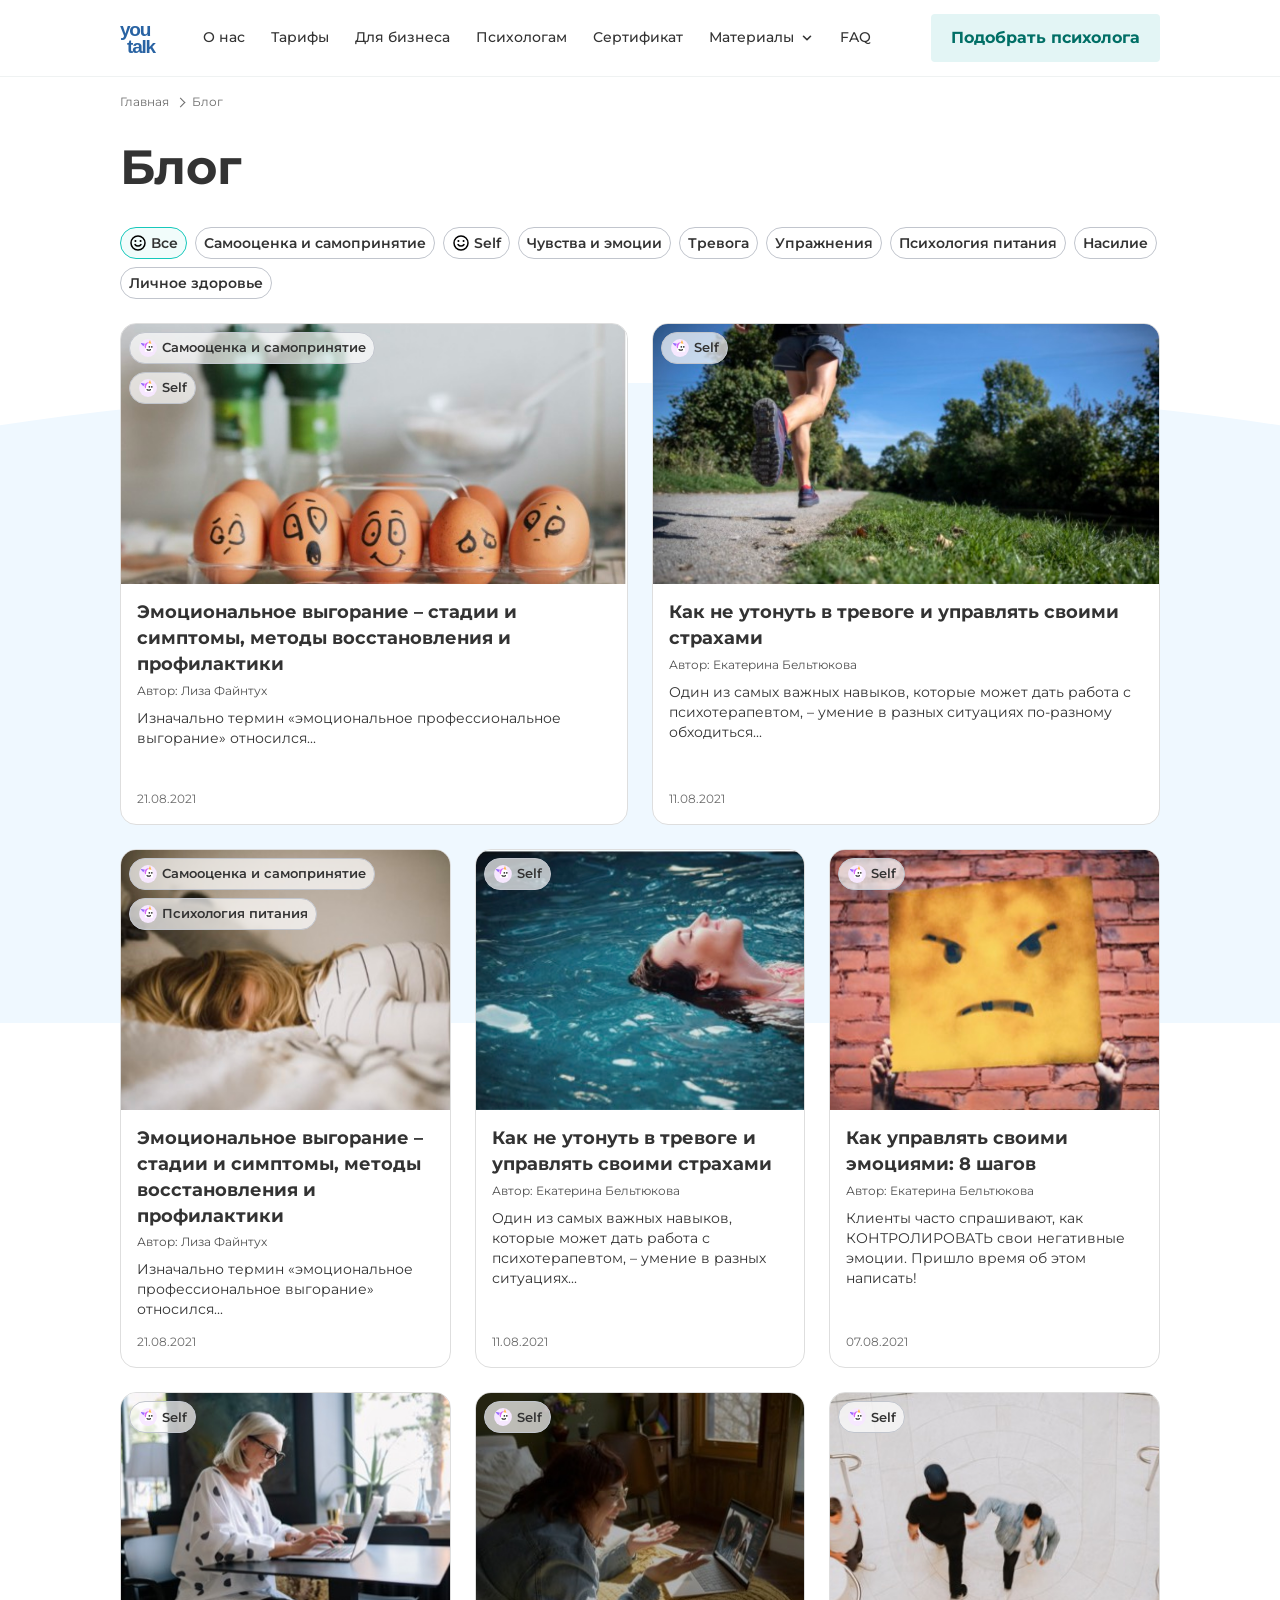
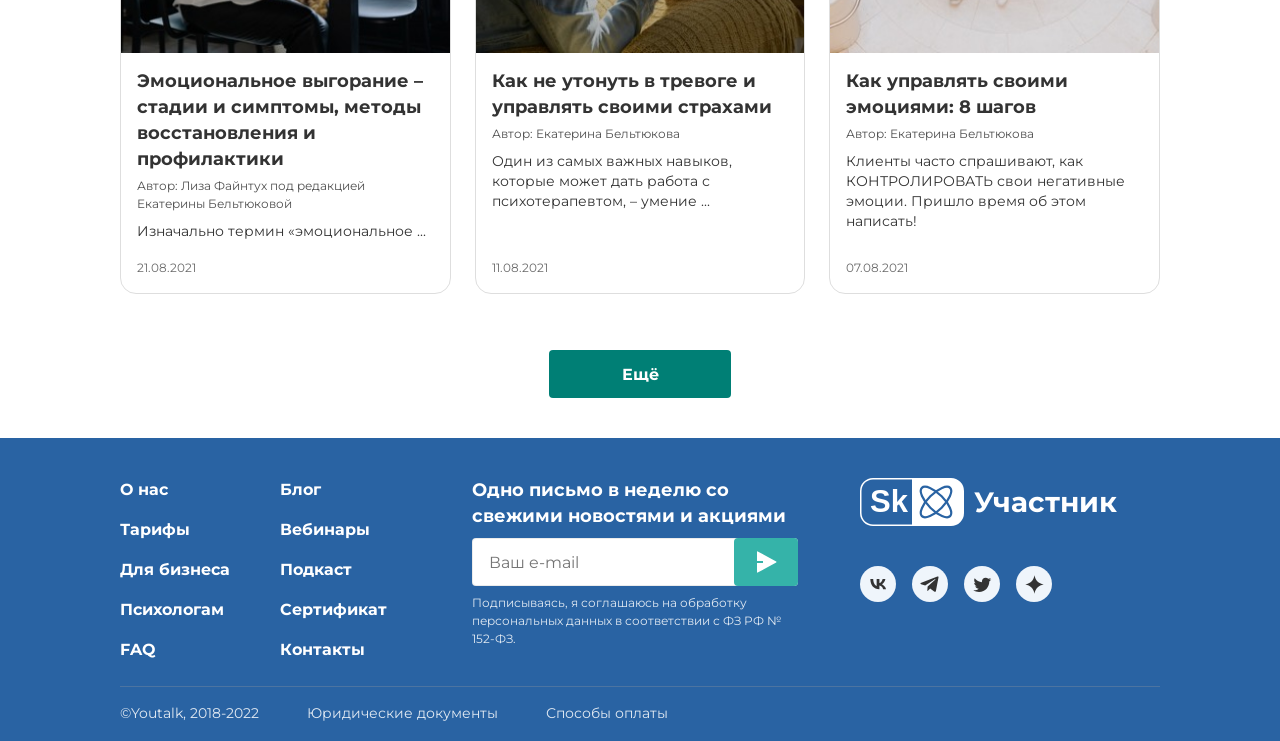
<file: index.html>
<!DOCTYPE html>
<html lang="ru">
  <head>
    <meta charset="UTF-8">
    <meta name="viewport" content="width=device-width, initial-scale=1.0">
    <meta name="description" content="Блог YouTalk о психотерапии, самопомощи, отношениях и личных границах.">
    <title>YouTalk Blog</title>
    <link rel="stylesheet" href="css/style.css">
  </head>
  <body>
    <header class="header">
      <div class="header__inner container">
        <a class="header__logo" href="index.html" aria-label="YouTalk, главная страница">
          <img class="header__logo-image" src="assets/icons/logo.svg" alt="YouTalk">
        </a>

        <nav class="nav header__nav" aria-label="Основная навигация">
          <ul class="nav__list">
            <li class="nav__item"><a class="nav__link" href="#">О нас</a></li>
            <li class="nav__item"><a class="nav__link" href="#">Тарифы</a></li>
            <li class="nav__item"><a class="nav__link" href="#">Для бизнеса</a></li>
            <li class="nav__item"><a class="nav__link" href="#">Психологам</a></li>
            <li class="nav__item"><a class="nav__link" href="#">Сертификат</a></li>
            <li class="nav__item nav__item--has-menu">
              <a class="nav__link nav__link--with-icon" href="#">
                Материалы
                <img class="nav__icon" src="assets/icons/chevron-down.svg" alt="" aria-hidden="true">
              </a>
            </li>
            <li class="nav__item"><a class="nav__link" href="#">FAQ</a></li>
          </ul>
        </nav>

        <button class="button button--light header__cta" type="button">Подобрать психолога</button>
        <button class="header__burger" type="button" aria-label="Открыть меню" aria-controls="mobile-menu" aria-expanded="false">
          <img class="header__burger-icon header__burger-icon--open" src="assets/icons/menu.svg" alt="" aria-hidden="true">
          <img class="header__burger-icon header__burger-icon--close" src="assets/icons/close.svg" alt="" aria-hidden="true">
        </button>
      </div>

      <nav class="mobile-menu" id="mobile-menu" aria-label="Мобильная навигация" hidden inert>
        <a class="mobile-menu__link" href="#">О нас</a>
        <a class="mobile-menu__link" href="#">Тарифы</a>
        <a class="mobile-menu__link" href="#">Для бизнеса</a>
        <a class="mobile-menu__link" href="#">Психологам</a>
        <a class="mobile-menu__link" href="#">Сертификат</a>
        <a class="mobile-menu__link" href="#">Материалы</a>
        <a class="mobile-menu__link" href="#">FAQ</a>
        <button class="button button--light mobile-menu__button" type="button">Подобрать психолога</button>
      </nav>
    </header>

    <main class="main">
      <section class="blog container" aria-labelledby="blog-title">
        <nav class="breadcrumbs" aria-label="Хлебные крошки">
          <ol class="breadcrumbs__list">
            <li class="breadcrumbs__item"><a class="breadcrumbs__link" href="#">Главная</a></li>
            <li class="breadcrumbs__item"><span class="breadcrumbs__current" aria-current="page">Блог</span></li>
          </ol>
        </nav>

        <h1 class="blog__title title title--page" id="blog-title">Блог</h1>

        <section class="filters blog__filters" aria-labelledby="filters-title">
          <h2 class="visually-hidden" id="filters-title">Темы статей</h2>
          <ul class="chips blog__chips">
            <li class="chips__item"><button class="chip chip--active" type="button" aria-pressed="true"><img src="assets/icons/smile.svg" alt="" aria-hidden="true">Все</button></li>
            <li class="chips__item"><button class="chip" type="button" aria-pressed="false">Самооценка и самопринятие</button></li>
            <li class="chips__item"><button class="chip" type="button" aria-pressed="false"><img src="assets/icons/smile.svg" alt="" aria-hidden="true">Self</button></li>
            <li class="chips__item"><button class="chip" type="button" aria-pressed="false">Чувства и эмоции</button></li>
            <li class="chips__item"><button class="chip" type="button" aria-pressed="false">Тревога</button></li>
            <li class="chips__item"><button class="chip" type="button" aria-pressed="false">Упражнения</button></li>
            <li class="chips__item"><button class="chip" type="button" aria-pressed="false">Психология питания</button></li>
            <li class="chips__item"><button class="chip" type="button" aria-pressed="false">Насилие</button></li>
            <li class="chips__item"><button class="chip" type="button" aria-pressed="false">Личное здоровье</button></li>
          </ul>
        </section>

        <section class="posts" aria-label="Статьи блога">
          <article class="post-card post-card--wide">
            <a class="post-card__link" href="article.html" aria-label="Перейти к статье Эмоциональное выгорание">
              <div class="post-card__media">
                <img class="post-card__image" src="assets/images/emotions-602.jpg" srcset="assets/images/emotions-384.jpg 384w, assets/images/emotions-602.jpg 602w" sizes="(max-width: 767px) calc(100vw - 40px), (max-width: 1023px) calc((100vw - 64px) / 2), 588px" alt="Яйца с нарисованными эмоциями">
                <span class="post-card__tag">Самооценка и самопринятие</span>
                <span class="post-card__tag post-card__tag--second">Self</span>
              </div>
              <div class="post-card__body">
                <h2 class="post-card__title">Эмоциональное выгорание – стадии и симптомы, методы восстановления и профилактики</h2>
                <p class="post-card__author">Автор: Лиза Файнтух</p>
                <p class="post-card__excerpt">Изначально термин «эмоциональное профессиональное выгорание» относился...</p>
                <time class="post-card__date" datetime="2021-08-21">21.08.2021</time>
              </div>
            </a>
          </article>

          <article class="post-card post-card--wide">
            <a class="post-card__link" href="article.html">
              <div class="post-card__media">
                <img class="post-card__image" src="assets/images/running-598.jpg" srcset="assets/images/running-384.jpg 384w, assets/images/running-598.jpg 598w" sizes="(max-width: 767px) calc(100vw - 40px), (max-width: 1023px) calc((100vw - 64px) / 2), 588px" alt="Бегун на дорожке в парке">
                <span class="post-card__tag">Self</span>
              </div>
              <div class="post-card__body">
                <h2 class="post-card__title">Как не утонуть в тревоге и управлять своими страхами</h2>
                <p class="post-card__author">Автор: Екатерина Бельтюкова</p>
                <p class="post-card__excerpt">Один из самых важных навыков, которые может дать работа с психотерапевтом, – умение в разных ситуациях по-разному обходиться...</p>
                <time class="post-card__date" datetime="2021-08-11">11.08.2021</time>
              </div>
            </a>
          </article>

          <article class="post-card">
            <a class="post-card__link" href="article.html">
              <div class="post-card__media">
                <img class="post-card__image" src="assets/images/burnout-600.jpg" srcset="assets/images/burnout-384.jpg 384w, assets/images/burnout-600.jpg 600w" sizes="(max-width: 767px) calc(100vw - 40px), (max-width: 1023px) calc((100vw - 64px) / 2), 384px" alt="Девушка лежит на кровати">
                <span class="post-card__tag">Самооценка и самопринятие</span>
                <span class="post-card__tag post-card__tag--second">Психология питания</span>
              </div>
              <div class="post-card__body">
                <h2 class="post-card__title">Эмоциональное выгорание – стадии и симптомы, методы восстановления и профилактики</h2>
                <p class="post-card__author">Автор: Лиза Файнтух</p>
                <p class="post-card__excerpt">Изначально термин «эмоциональное профессиональное выгорание» относился...</p>
                <time class="post-card__date" datetime="2021-08-21">21.08.2021</time>
              </div>
            </a>
          </article>

          <article class="post-card">
            <a class="post-card__link" href="article.html">
              <div class="post-card__media">
                <img class="post-card__image" src="assets/images/swim-card-600.jpg" srcset="assets/images/swim-card-384.jpg 384w, assets/images/swim-card-600.jpg 600w" sizes="(max-width: 767px) calc(100vw - 40px), (max-width: 1023px) calc((100vw - 64px) / 2), 384px" alt="Девушка расслабленно плавает в бассейне">
                <span class="post-card__tag">Self</span>
              </div>
              <div class="post-card__body">
                <h2 class="post-card__title">Как не утонуть в тревоге и управлять своими страхами</h2>
                <p class="post-card__author">Автор: Екатерина Бельтюкова</p>
                <p class="post-card__excerpt">Один из самых важных навыков, которые может дать работа с психотерапевтом, – умение в разных ситуациях...</p>
                <time class="post-card__date" datetime="2021-08-11">11.08.2021</time>
              </div>
            </a>
          </article>

          <article class="post-card">
            <a class="post-card__link" href="article.html">
              <div class="post-card__media">
                <img class="post-card__image" src="assets/images/anger-600.jpg" srcset="assets/images/anger-384.jpg 384w, assets/images/anger-600.jpg 600w" sizes="(max-width: 767px) calc(100vw - 40px), (max-width: 1023px) calc((100vw - 64px) / 2), 384px" alt="Человек держит жёлтый лист с сердитым лицом">
                <span class="post-card__tag">Self</span>
              </div>
              <div class="post-card__body">
                <h2 class="post-card__title">Как управлять своими эмоциями: 8 шагов</h2>
                <p class="post-card__author">Автор: Екатерина Бельтюкова</p>
                <p class="post-card__excerpt">Клиенты часто спрашивают, как КОНТРОЛИРОВАТЬ свои негативные эмоции. Пришло время об этом написать!</p>
                <time class="post-card__date" datetime="2021-08-07">07.08.2021</time>
              </div>
            </a>
          </article>

          <article class="post-card">
            <a class="post-card__link" href="article.html">
              <div class="post-card__media">
                <img class="post-card__image" src="assets/images/laptop-768.jpg" srcset="assets/images/laptop-384.jpg 384w, assets/images/laptop-768.jpg 768w" sizes="(max-width: 767px) calc(100vw - 40px), (max-width: 1023px) calc((100vw - 64px) / 2), 384px" alt="Женщина работает за ноутбуком">
                <span class="post-card__tag">Self</span>
              </div>
              <div class="post-card__body">
                <h2 class="post-card__title">Эмоциональное выгорание – стадии и симптомы, методы восстановления и профилактики</h2>
                <p class="post-card__author">Автор: Лиза Файнтух под редакцией Екатерины Бельтюковой</p>
                <p class="post-card__excerpt">Изначально термин «эмоциональное ...</p>
                <time class="post-card__date" datetime="2021-08-21">21.08.2021</time>
              </div>
            </a>
          </article>

          <article class="post-card">
            <a class="post-card__link" href="article.html">
              <div class="post-card__media">
                <img class="post-card__image" src="assets/images/online-768.jpg" srcset="assets/images/online-384.jpg 384w, assets/images/online-768.jpg 768w" sizes="(max-width: 767px) calc(100vw - 40px), (max-width: 1023px) calc((100vw - 64px) / 2), 384px" alt="Онлайн-консультация с психологом">
                <span class="post-card__tag">Self</span>
              </div>
              <div class="post-card__body">
                <h2 class="post-card__title">Как не утонуть в тревоге и управлять своими страхами</h2>
                <p class="post-card__author">Автор: Екатерина Бельтюкова</p>
                <p class="post-card__excerpt">Один из самых важных навыков, которые может дать работа с психотерапевтом, – умение ...</p>
                <time class="post-card__date" datetime="2021-08-11">11.08.2021</time>
              </div>
            </a>
          </article>

          <article class="post-card">
            <a class="post-card__link" href="article.html">
              <div class="post-card__media">
                <img class="post-card__image" src="assets/images/people-768.jpg" srcset="assets/images/people-384.jpg 384w, assets/images/people-768.jpg 768w" sizes="(max-width: 767px) calc(100vw - 40px), (max-width: 1023px) calc((100vw - 64px) / 2), 384px" alt="Люди идут по светлой лестнице">
                <span class="post-card__tag">Self</span>
              </div>
              <div class="post-card__body">
                <h2 class="post-card__title">Как управлять своими эмоциями: 8 шагов</h2>
                <p class="post-card__author">Автор: Екатерина Бельтюкова</p>
                <p class="post-card__excerpt">Клиенты часто спрашивают, как КОНТРОЛИРОВАТЬ свои негативные эмоции. Пришло время об этом написать!</p>
                <time class="post-card__date" datetime="2021-08-07">07.08.2021</time>
              </div>
            </a>
          </article>
        </section>

        <div class="blog__more">
          <button class="button button--primary" type="button">Ещё</button>
        </div>
      </section>
    </main>

    <footer class="footer">
      <div class="footer__inner container">
        <nav class="footer__nav" aria-label="Навигация в подвале">
          <ul class="footer__nav-list">
            <li><a class="footer__link" href="#">О нас</a></li>
            <li><a class="footer__link" href="#">Тарифы</a></li>
            <li><a class="footer__link" href="#">Для бизнеса</a></li>
            <li><a class="footer__link" href="#">Психологам</a></li>
            <li><a class="footer__link" href="#">FAQ</a></li>
          </ul>
          <ul class="footer__nav-list">
            <li><a class="footer__link" href="index.html">Блог</a></li>
            <li><a class="footer__link" href="#">Вебинары</a></li>
            <li><a class="footer__link" href="#">Подкаст</a></li>
            <li><a class="footer__link" href="#">Сертификат</a></li>
            <li><a class="footer__link" href="#">Контакты</a></li>
          </ul>
        </nav>

        <section class="subscribe footer__subscribe" aria-labelledby="subscribe-title">
          <h2 class="subscribe__title" id="subscribe-title">Одно письмо в неделю со свежими новостями и акциями</h2>
          <form class="subscribe__form">
            <label class="visually-hidden" for="email">Email</label>
            <input class="subscribe__input" id="email" type="email" name="email" placeholder="Ваш e-mail" required>
            <button class="subscribe__button" type="submit" aria-label="Подписаться">
              <img src="assets/icons/send.svg" alt="" aria-hidden="true">
            </button>
          </form>
          <p class="subscribe__note">Подписываясь, я соглашаюсь на обработку персональных данных в соответствии с ФЗ РФ № 152-ФЗ.</p>
        </section>

        <section class="footer__social" aria-label="Социальные сети">
          <p class="footer__partner">
            <img class="footer__partner-logo" src="assets/icons/sk.svg" alt="" aria-hidden="true">
            <span>Участник</span>
          </p>
          <ul class="social">
            <li><a class="social__link" href="#" aria-label="ВКонтакте"><img class="social__icon" src="assets/icons/vk.svg" alt="" aria-hidden="true"></a></li>
            <li><a class="social__link" href="#" aria-label="Telegram"><img class="social__icon" src="assets/icons/telegram.svg" alt="" aria-hidden="true"></a></li>
            <li><a class="social__link" href="#" aria-label="Twitter"><img class="social__icon" src="assets/icons/twitter.svg" alt="" aria-hidden="true"></a></li>
            <li><a class="social__link" href="#" aria-label="Дзен"><img class="social__icon" src="assets/icons/dzen.svg" alt="" aria-hidden="true"></a></li>
          </ul>
        </section>

        <div class="footer__bottom">
          <p class="footer__copy">&copy;Youtalk, 2018-2022</p>
          <a class="footer__document" href="#">Юридические документы</a>
          <a class="footer__document" href="#">Способы оплаты</a>
        </div>
      </div>
    </footer>

    <script src="js/main.js"></script>
  </body>
</html>
</file>
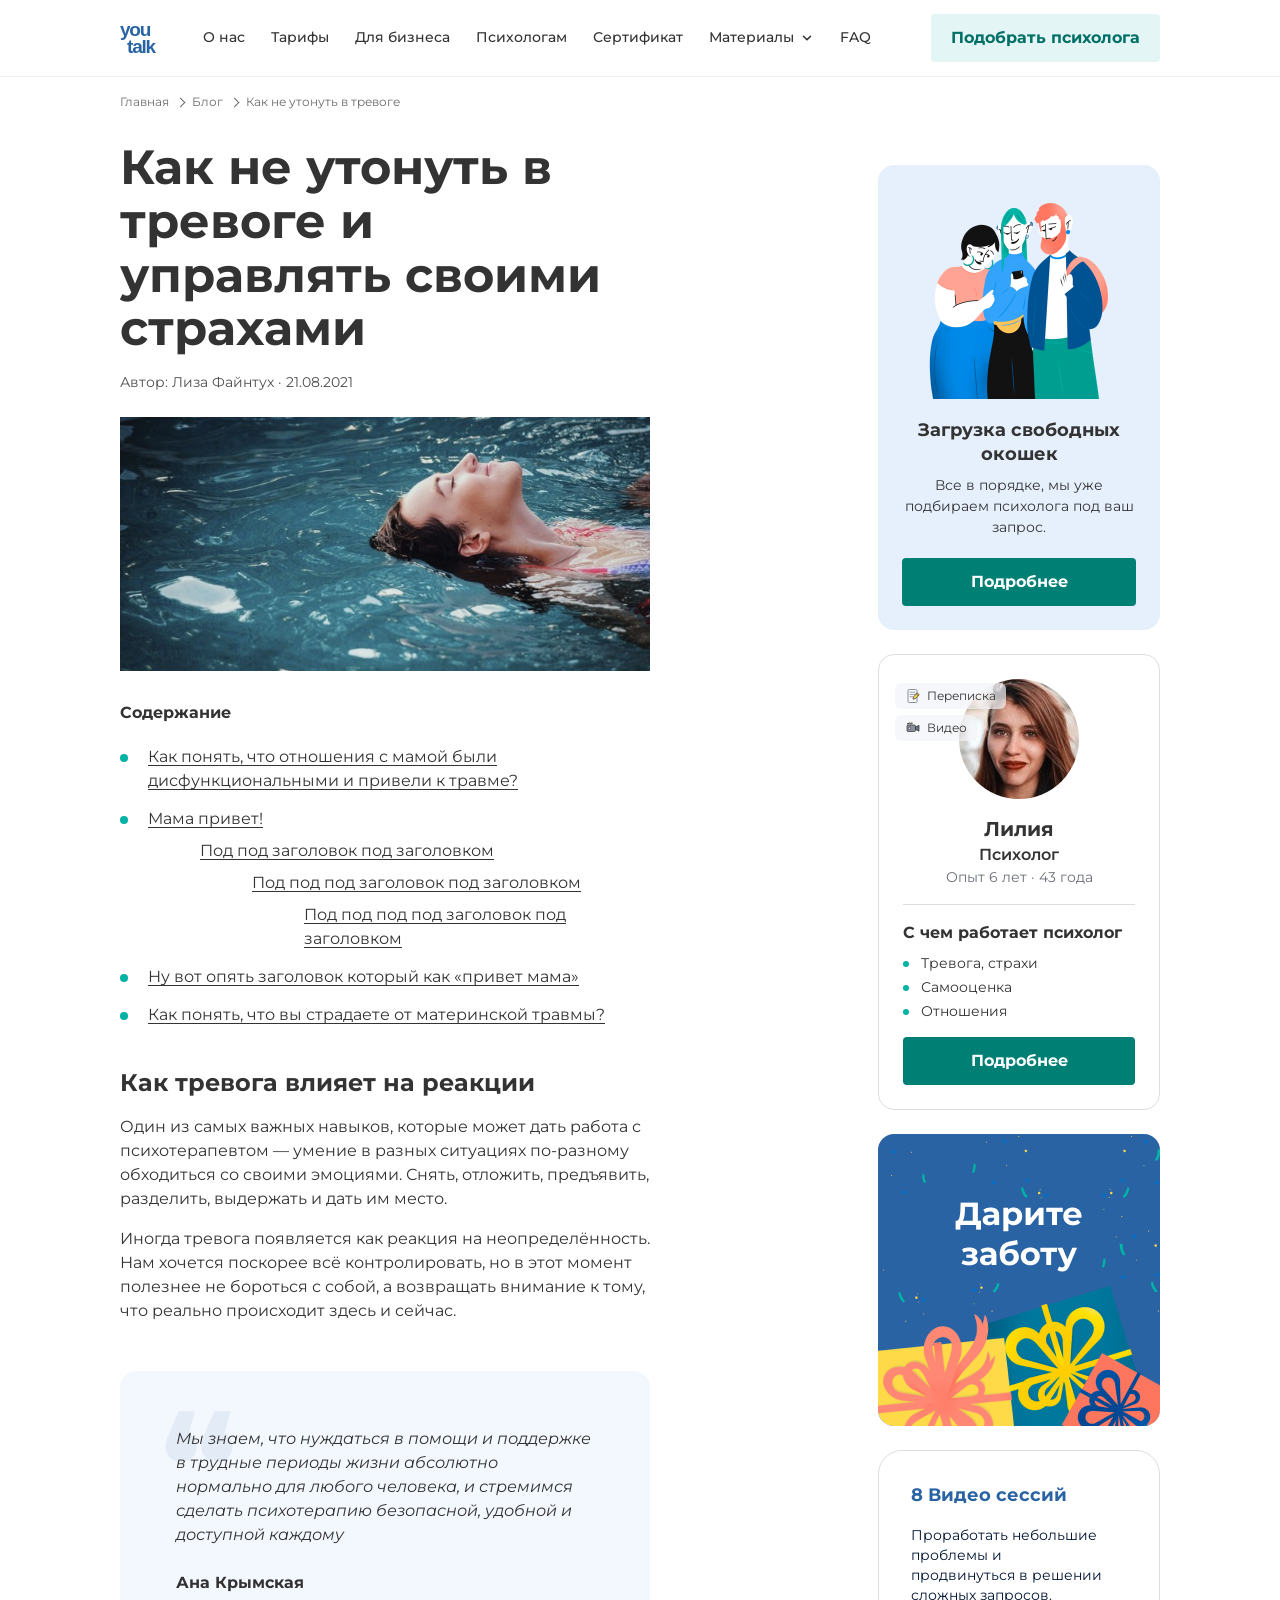
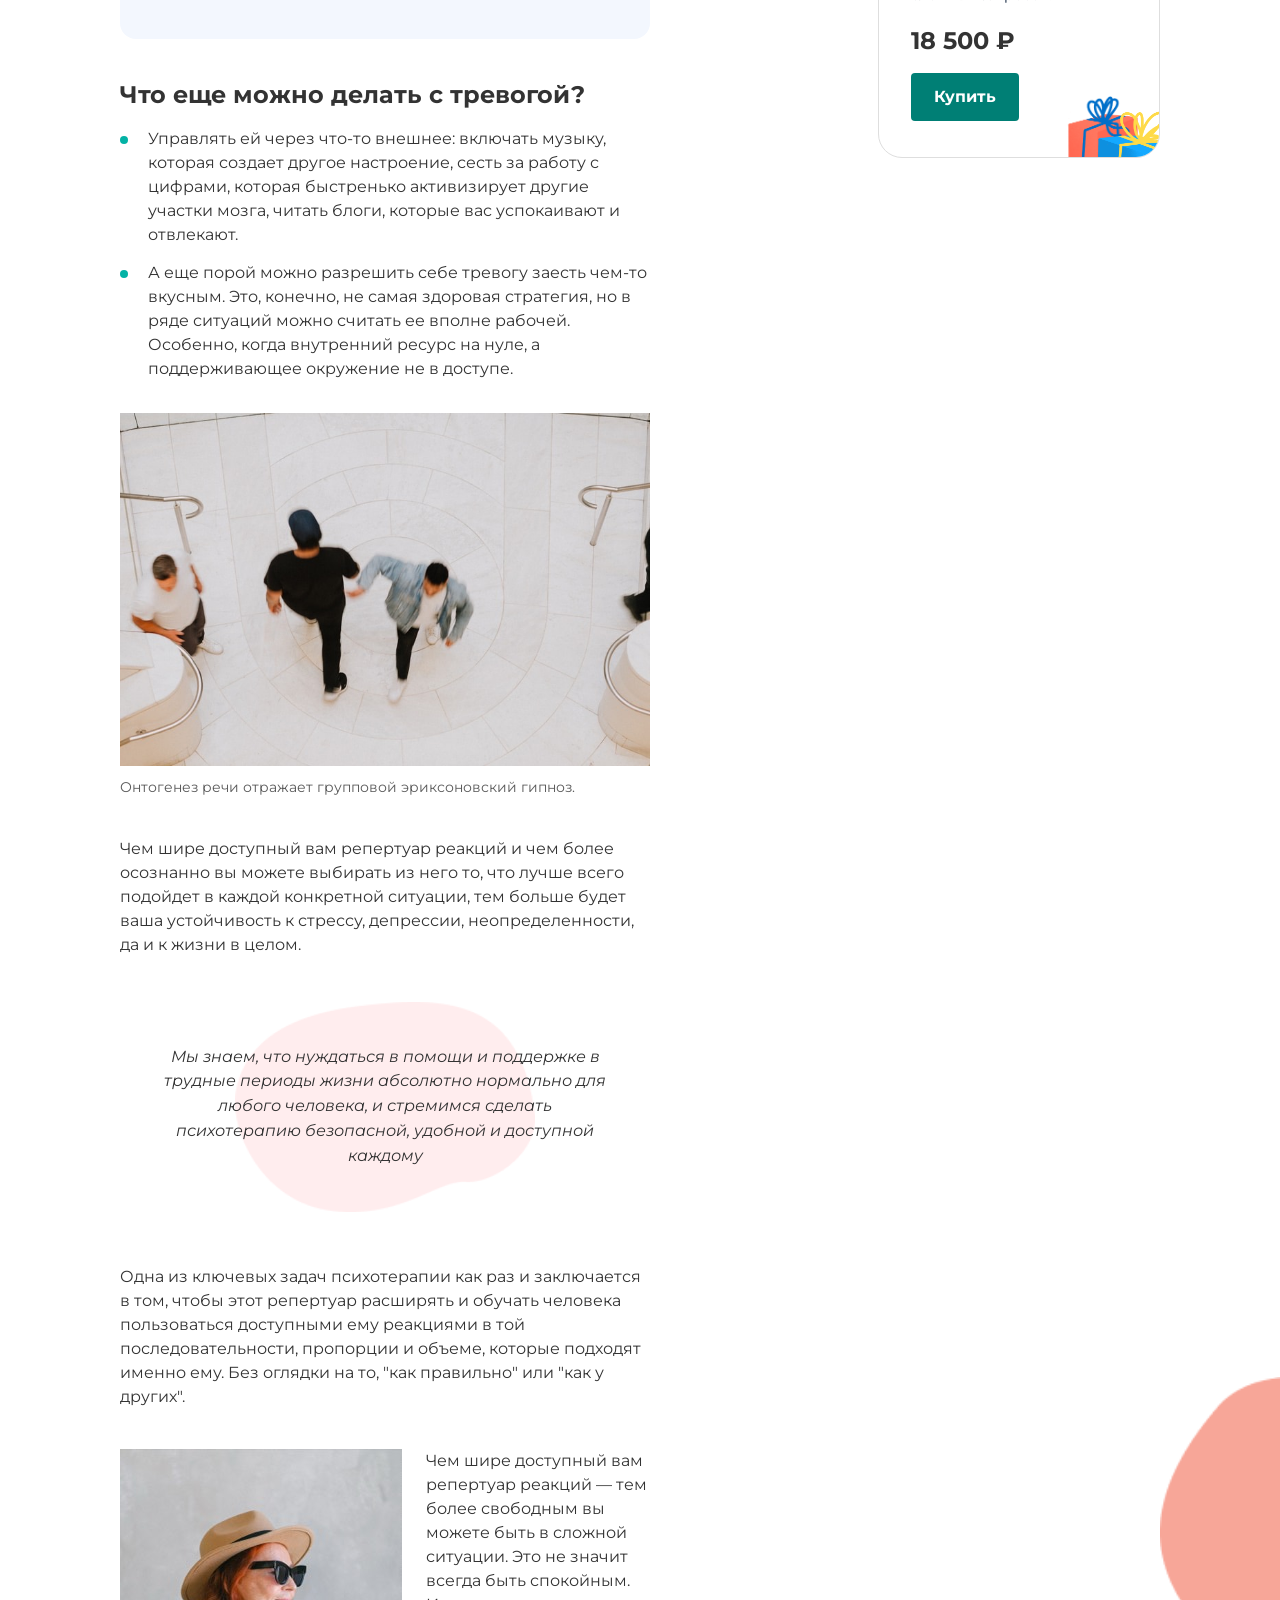
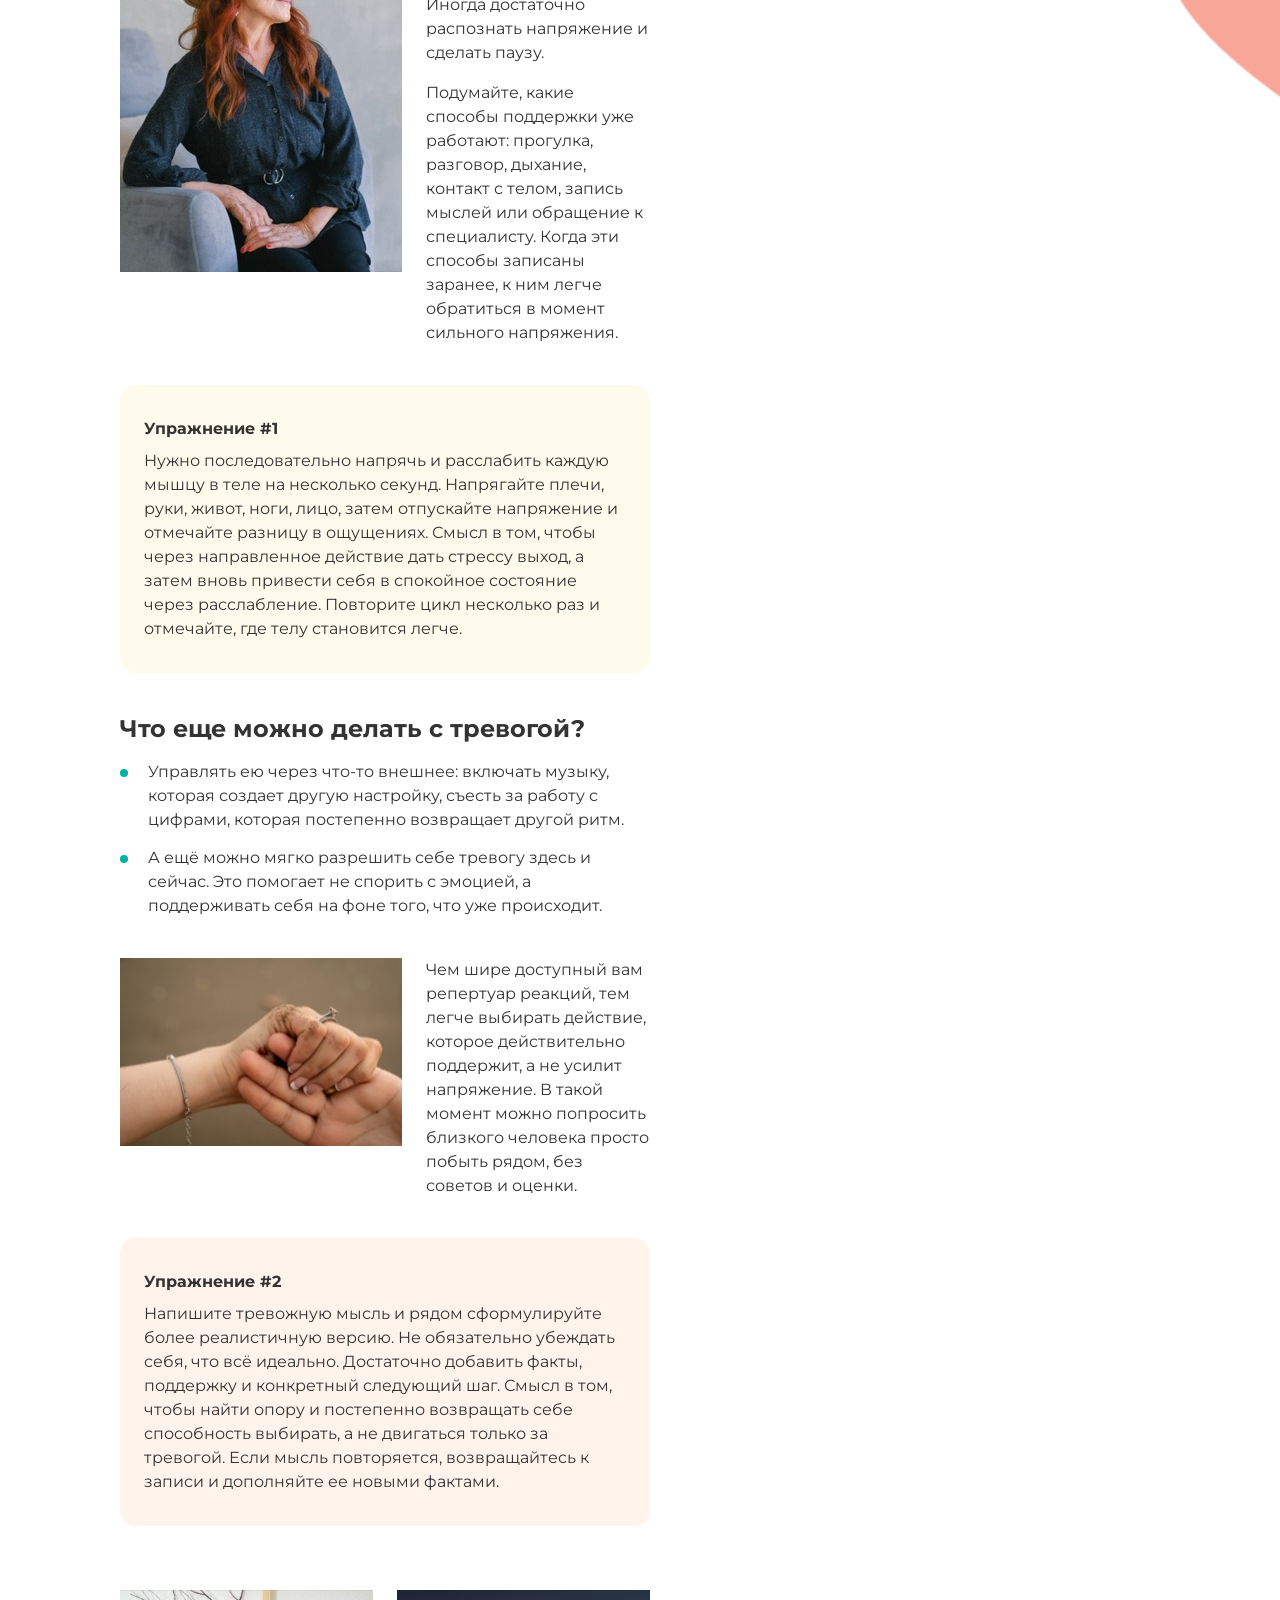
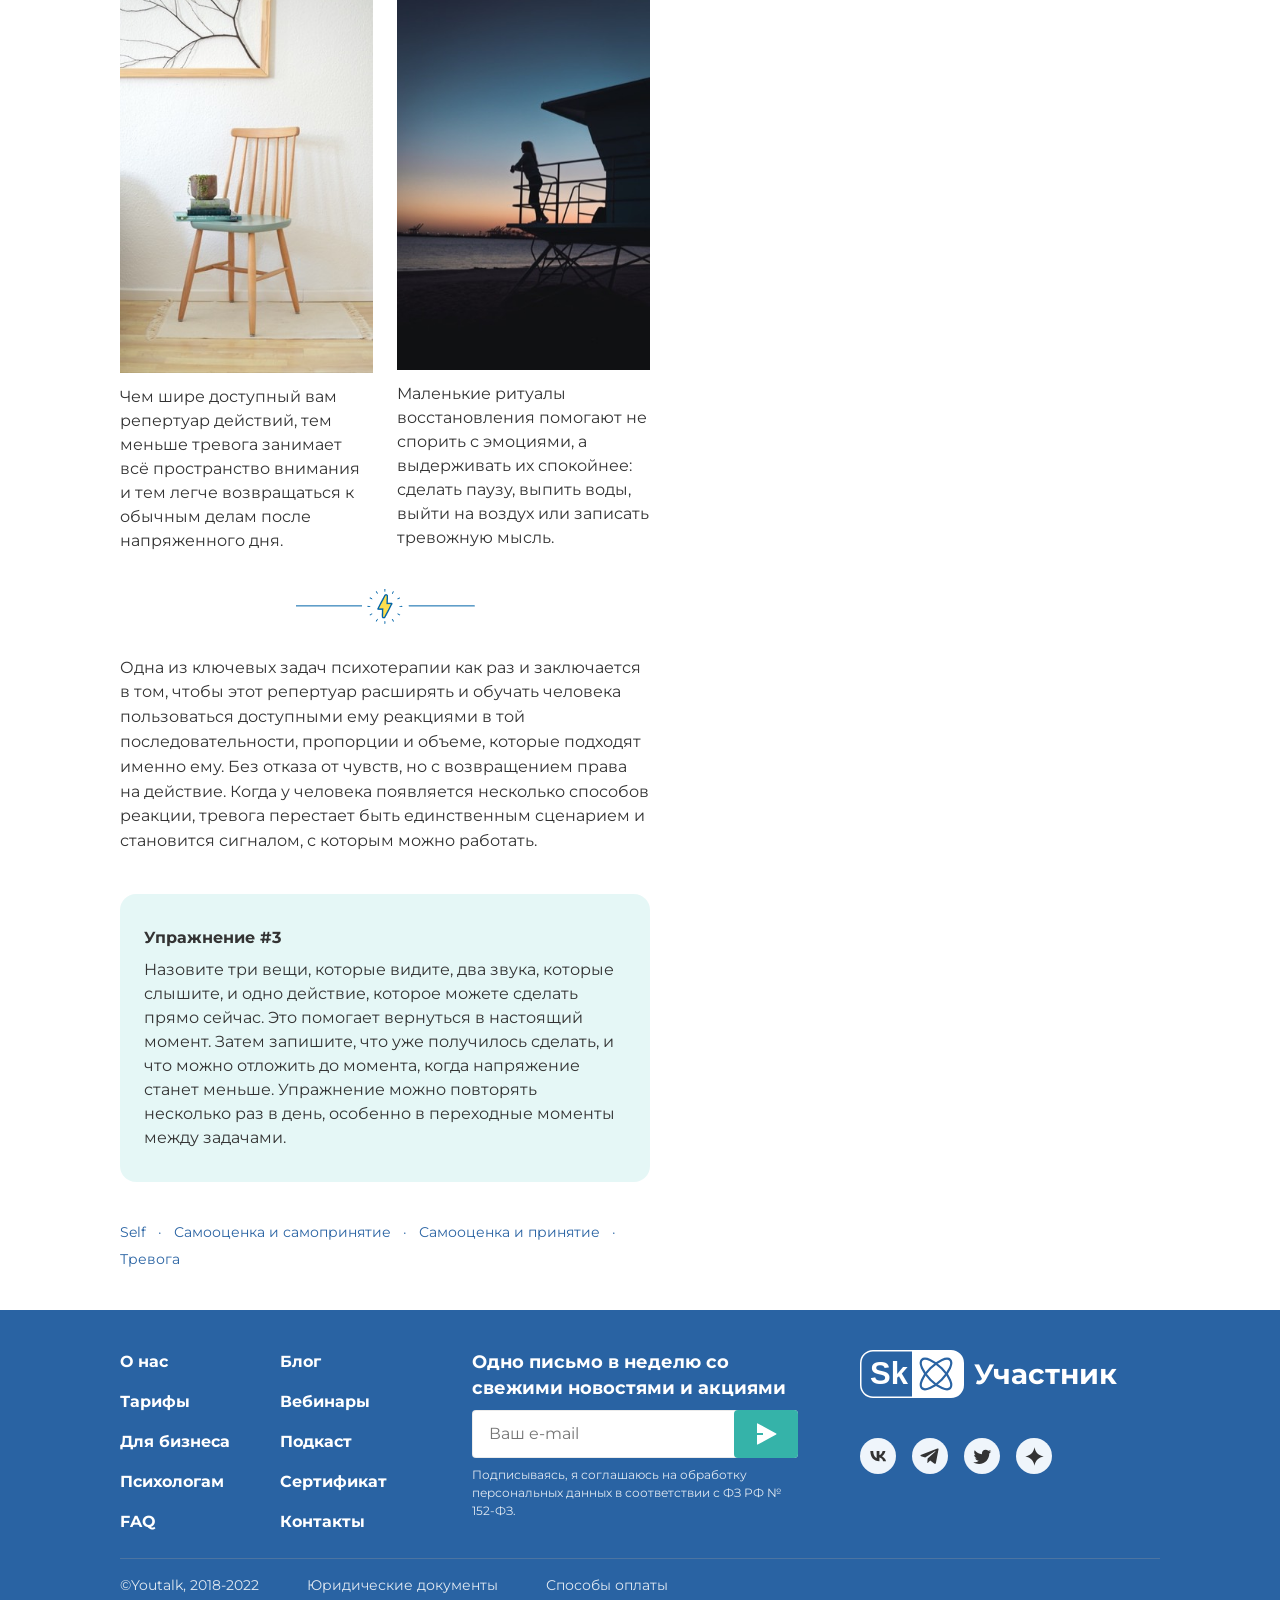
<file: article.html>
<!DOCTYPE html>
<html lang="ru">
  <head>
    <meta charset="UTF-8">
    <meta name="viewport" content="width=device-width, initial-scale=1.0">
    <meta name="description" content="Статья YouTalk о тревоге, эмоциях и упражнениях для самопомощи.">
    <title>Как не утонуть в тревоге — YouTalk</title>
    <link rel="stylesheet" href="css/style.css">
  </head>
  <body>
    <header class="header">
      <div class="header__inner container">
        <a class="header__logo" href="index.html" aria-label="YouTalk, главная страница">
          <img class="header__logo-image" src="assets/icons/logo.svg" alt="YouTalk">
        </a>

        <nav class="nav header__nav" aria-label="Основная навигация">
          <ul class="nav__list">
            <li class="nav__item"><a class="nav__link" href="#">О нас</a></li>
            <li class="nav__item"><a class="nav__link" href="#">Тарифы</a></li>
            <li class="nav__item"><a class="nav__link" href="#">Для бизнеса</a></li>
            <li class="nav__item"><a class="nav__link" href="#">Психологам</a></li>
            <li class="nav__item"><a class="nav__link" href="#">Сертификат</a></li>
            <li class="nav__item nav__item--has-menu">
              <a class="nav__link nav__link--with-icon" href="#">
                Материалы
                <img class="nav__icon" src="assets/icons/chevron-down.svg" alt="" aria-hidden="true">
              </a>
            </li>
            <li class="nav__item"><a class="nav__link" href="#">FAQ</a></li>
          </ul>
        </nav>

        <button class="button button--light header__cta" type="button">Подобрать психолога</button>
        <button class="header__burger" type="button" aria-label="Открыть меню" aria-controls="mobile-menu" aria-expanded="false">
          <img class="header__burger-icon header__burger-icon--open" src="assets/icons/menu.svg" alt="" aria-hidden="true">
          <img class="header__burger-icon header__burger-icon--close" src="assets/icons/close.svg" alt="" aria-hidden="true">
        </button>
      </div>

      <nav class="mobile-menu" id="mobile-menu" aria-label="Мобильная навигация" hidden inert>
        <a class="mobile-menu__link" href="#">О нас</a>
        <a class="mobile-menu__link" href="#">Тарифы</a>
        <a class="mobile-menu__link" href="#">Для бизнеса</a>
        <a class="mobile-menu__link" href="#">Психологам</a>
        <a class="mobile-menu__link" href="#">Сертификат</a>
        <a class="mobile-menu__link" href="#">Материалы</a>
        <a class="mobile-menu__link" href="#">FAQ</a>
        <button class="button button--light mobile-menu__button" type="button">Подобрать психолога</button>
      </nav>
    </header>

    <main class="main">
      <div class="article-layout container">
        <img class="article-layout__decor article-layout__decor--circle" src="assets/images/article-side-circle.png" alt="" aria-hidden="true">
        <article class="article">
          <nav class="breadcrumbs" aria-label="Хлебные крошки">
            <ol class="breadcrumbs__list">
              <li class="breadcrumbs__item"><a class="breadcrumbs__link" href="#">Главная</a></li>
              <li class="breadcrumbs__item"><a class="breadcrumbs__link" href="index.html">Блог</a></li>
              <li class="breadcrumbs__item"><span class="breadcrumbs__current" aria-current="page">Как не утонуть в тревоге</span></li>
            </ol>
          </nav>

          <header class="article__header">
            <h1 class="article__title title title--page">Как не утонуть в тревоге и управлять своими страхами</h1>
            <p class="article__meta">Автор: Лиза Файнтух · <time datetime="2021-08-21">21.08.2021</time></p>
            <img class="article__hero" src="assets/images/swim-hero-1380.jpg" srcset="assets/images/swim-hero-690.jpg 690w, assets/images/swim-hero-1380.jpg 1380w" sizes="(max-width: 1023px) calc(100vw - 40px), 690px" alt="Девушка спокойно плавает в бассейне">
          </header>

          <section class="article__section contents" aria-labelledby="contents-title">
            <h2 class="contents__title" id="contents-title">Содержание</h2>
            <ul class="contents__list">
              <li><a href="#why">Как понять, что отношения с мамой были дисфункциональными и привели к травме?</a></li>
              <li>
                <a href="#body">Мама привет!</a>
                <ul class="contents__sublist">
                  <li>
                    <a href="#body">Под под заголовок под заголовком</a>
                    <ul class="contents__sublist">
                      <li>
                        <a href="#practice">Под под под заголовок под заголовком</a>
                        <ul class="contents__sublist">
                          <li><a href="#support">Под под под под заголовок под заголовком</a></li>
                        </ul>
                      </li>
                    </ul>
                  </li>
                </ul>
              </li>
              <li><a href="#practice">Ну вот опять заголовок который как «привет мама»</a></li>
              <li><a href="#support">Как понять, что вы страдаете от материнской травмы?</a></li>
            </ul>
          </section>

          <section class="article__section" id="why">
            <h2 class="article__subtitle">Как тревога влияет на реакции</h2>
            <p>Один из самых важных навыков, которые может дать работа с психотерапевтом — умение в разных ситуациях по-разному обходиться со своими эмоциями. Снять, отложить, предъявить, разделить, выдержать и дать им место.</p>
            <p>Иногда тревога появляется как реакция на неопределённость. Нам хочется поскорее всё контролировать, но в этот момент полезнее не бороться с собой, а возвращать внимание к тому, что реально происходит здесь и сейчас.</p>
          </section>

          <blockquote class="quote article__quote">
            <p>Мы знаем, что нуждаться в помощи и поддержке в трудные периоды жизни абсолютно нормально для любого человека, и стремимся сделать психотерапию безопасной, удобной и доступной каждому</p>
            <cite>Ана Крымская</cite>
          </blockquote>

          <section class="article__section" id="body">
            <h2 class="article__subtitle">Что еще можно делать с тревогой?</h2>
            <ul class="article-list">
              <li>Управлять ей через что-то внешнее: включать музыку, которая создает другое настроение, сесть за работу с цифрами, которая быстренько активизирует другие участки мозга, читать блоги, которые вас успокаивают и отвлекают.</li>
              <li>А еще порой можно разрешить себе тревогу заесть чем-то вкусным. Это, конечно, не самая здоровая стратегия, но в ряде ситуаций можно считать ее вполне рабочей. Особенно, когда внутренний ресурс на нуле, а поддерживающее окружение не в доступе.</li>
            </ul>
            <figure class="article__figure">
              <img class="article__image" src="assets/images/people-768.jpg" srcset="assets/images/people-384.jpg 384w, assets/images/people-768.jpg 768w" sizes="(max-width: 1023px) calc(100vw - 40px), 690px" alt="Люди идут по светлой лестнице">
              <figcaption class="article__caption">Онтогенез речи отражает групповой эриксоновский гипноз.</figcaption>
            </figure>
          </section>

          <p class="article__center-note">
            Чем шире доступный вам репертуар реакций и чем более осознанно вы можете
            выбирать из него то, что лучше всего подойдет в каждой конкретной ситуации, тем больше будет
            ваша устойчивость к стрессу, депрессии, неопределенности, да и к жизни в целом.
          </p>

          <blockquote class="article__center-quote">
            <p class="article__center-note">
              Мы знаем, что нуждаться в помощи и поддержке в трудные периоды жизни абсолютно нормально
              для любого человека, и стремимся сделать психотерапию безопасной, удобной и доступной каждому
            </p>
          </blockquote>

          <p class="article__center-note">
            Одна из ключевых задач психотерапии как раз и заключается в том, чтобы этот репертуар расширять
            и обучать человека пользоваться доступными ему реакциями в той последовательности, пропорции и объеме,
            которые подходят именно ему. Без оглядки на то, "как правильно" или "как у других".
          </p>

          <section class="article__section article__section--media-text">
            <img class="article__image" src="assets/images/hat-441.jpg" srcset="assets/images/hat-282.jpg 282w, assets/images/hat-441.jpg 441w" sizes="(max-width: 767px) calc(100vw - 40px), 282px" alt="Женщина в шляпе и солнцезащитных очках">
            <div>
              <p>Чем шире доступный вам репертуар реакций — тем более свободным вы можете быть в сложной ситуации. Это не значит всегда быть спокойным. Иногда достаточно распознать напряжение и сделать паузу.</p>
              <p>Подумайте, какие способы поддержки уже работают: прогулка, разговор, дыхание, контакт с телом, запись мыслей или обращение к специалисту. Когда эти способы записаны заранее, к ним легче обратиться в момент сильного напряжения.</p>
            </div>
          </section>

          <section class="exercise article__section" id="practice">
            <h2 class="exercise__title">Упражнение #1</h2>
            <p>Нужно последовательно напрячь и расслабить каждую мышцу в теле на несколько секунд. Напрягайте плечи, руки, живот, ноги, лицо, затем отпускайте напряжение и отмечайте разницу в ощущениях. Смысл в том, чтобы через направленное действие дать стрессу выход, а затем вновь привести себя в спокойное состояние через расслабление. Повторите цикл несколько раз и отмечайте, где телу становится легче.</p>
          </section>

          <section class="article__section" id="support">
            <h2 class="article__subtitle">Что еще можно делать с тревогой?</h2>
            <ul class="article-list">
              <li>Управлять ею через что-то внешнее: включать музыку, которая создает другую настройку, съесть за работу с цифрами, которая постепенно возвращает другой ритм.</li>
              <li>А ещё можно мягко разрешить себе тревогу здесь и сейчас. Это помогает не спорить с эмоцией, а поддерживать себя на фоне того, что уже происходит.</li>
            </ul>
          </section>

          <section class="article__section article__section--media-text">
            <img class="article__image" src="assets/images/hands-562.jpg" srcset="assets/images/hands-281.jpg 281w, assets/images/hands-562.jpg 562w" sizes="(max-width: 767px) calc(100vw - 40px), 281px" alt="Две руки держатся вместе">
            <div>
              <p>Чем шире доступный вам репертуар реакций, тем легче выбирать действие, которое действительно поддержит, а не усилит напряжение. В такой момент можно попросить близкого человека просто побыть рядом, без советов и оценки.</p>
            </div>
          </section>

          <section class="exercise exercise--warm article__section">
            <h2 class="exercise__title">Упражнение #2</h2>
            <p>Напишите тревожную мысль и рядом сформулируйте более реалистичную версию. Не обязательно убеждать себя, что всё идеально. Достаточно добавить факты, поддержку и конкретный следующий шаг. Смысл в том, чтобы найти опору и постепенно возвращать себе способность выбирать, а не двигаться только за тревогой. Если мысль повторяется, возвращайтесь к записи и дополняйте ее новыми фактами.</p>
          </section>

          <section class="article__section article__section--split">
            <div>
              <img class="article__image" src="assets/images/chair-441.jpg" srcset="assets/images/chair-333.jpg 333w, assets/images/chair-441.jpg 441w" sizes="(max-width: 767px) calc(100vw - 40px), 333px" alt="Стул с книгами и растением">
              <p>Чем шире доступный вам репертуар действий, тем меньше тревога занимает всё пространство внимания и тем легче возвращаться к обычным делам после напряженного дня.</p>
            </div>
            <div>
              <img class="article__image" src="assets/images/sunset-445.jpg" srcset="assets/images/sunset-333.jpg 333w, assets/images/sunset-445.jpg 445w" sizes="(max-width: 767px) calc(100vw - 40px), 333px" alt="Силуэт человека у воды на закате">
              <p>Маленькие ритуалы восстановления помогают не спорить с эмоциями, а выдерживать их спокойнее: сделать паузу, выпить воды, выйти на воздух или записать тревожную мысль.</p>
            </div>
          </section>

          <img class="article__divider" src="assets/images/article-divider.png" alt="" aria-hidden="true">

          <p class="article__section">Одна из ключевых задач психотерапии как раз и заключается в том, чтобы этот репертуар расширять и обучать человека пользоваться доступными ему реакциями в той последовательности, пропорции и объеме, которые подходят именно ему. Без отказа от чувств, но с возвращением права на действие. Когда у человека появляется несколько способов реакции, тревога перестает быть единственным сценарием и становится сигналом, с которым можно работать.</p>

          <section class="exercise exercise--mint article__section">
            <h2 class="exercise__title">Упражнение #3</h2>
            <p>Назовите три вещи, которые видите, два звука, которые слышите, и одно действие, которое можете сделать прямо сейчас. Это помогает вернуться в настоящий момент. Затем запишите, что уже получилось сделать, и что можно отложить до момента, когда напряжение станет меньше. Упражнение можно повторять несколько раз в день, особенно в переходные моменты между задачами.</p>
          </section>

          <section class="related article__section" aria-labelledby="related-title">
            <h2 class="visually-hidden" id="related-title">Темы статьи</h2>
            <div class="related__grid">
              <a class="related__link" href="#">Self</a>
              <a class="related__link" href="#">Самооценка и самопринятие</a>
              <a class="related__link" href="#">Самооценка и принятие</a>
              <a class="related__link" href="#">Тревога</a>
            </div>
          </section>

          <section class="problem-cta" aria-labelledby="problem-title">
            <img class="problem-cta__decor problem-cta__decor--wave" src="assets/images/problem-wave.png" alt="" aria-hidden="true">
            <img class="problem-cta__decor problem-cta__decor--circle" src="assets/images/problem-circle.png" alt="" aria-hidden="true">
            <div class="problem-cta__content">
              <h2 class="problem-cta__title" id="problem-title">Откликается проблема?</h2>
              <p class="problem-cta__text">Поможем подобрать специалиста по работе с подобным запросом</p>
              <button class="button button--primary problem-cta__button" type="button">Подобрать психолога</button>
            </div>
            <div class="problem-cta__visual">
              <img class="problem-cta__image" src="assets/images/problem-frame.png" alt="Психолог беседует с клиенткой">
            </div>
          </section>
        </article>

        <aside class="sidebar" aria-label="Дополнительные материалы">
          <section class="sidebar-card sidebar-card--blue">
            <img class="sidebar-card__image" src="assets/images/sidebar-people.png" alt="Иллюстрация с людьми">
            <h2 class="sidebar-card__title">Загрузка свободных окошек</h2>
            <p class="sidebar-card__text">Все в порядке, мы уже подбираем психолога под ваш запрос.</p>
            <button class="button button--primary sidebar-card__button" type="button">Подробнее</button>
          </section>

          <section class="psychologist-card">
            <img class="psychologist-card__photo" src="assets/images/psychologist-200.jpg" srcset="assets/images/psychologist-120.jpg 120w, assets/images/psychologist-200.jpg 200w" sizes="120px" alt="Психолог Лилия">
            <p class="psychologist-card__badge">Переписка</p>
            <p class="psychologist-card__badge psychologist-card__badge--video">Видео</p>
            <h2 class="psychologist-card__name">Лилия</h2>
            <p class="psychologist-card__role">Психолог</p>
            <p class="psychologist-card__meta">Опыт 6 лет · 43 года</p>
            <h3 class="psychologist-card__subtitle">С чем работает психолог</h3>
            <ul class="psychologist-card__list">
              <li>Тревога, страхи</li>
              <li>Самооценка</li>
              <li>Отношения</li>
            </ul>
            <button class="button button--primary psychologist-card__button" type="button">Подробнее</button>
          </section>

          <section class="sidebar-card sidebar-card--gift">
            <h2 class="sidebar-card__title sidebar-card__title--gift visually-hidden">Дарите заботу</h2>
            <p class="sidebar-card__text visually-hidden">Сертификат на консультацию с психологом.</p>
            <img class="sidebar-card__gift" src="assets/images/gift-large.png" alt="" aria-hidden="true">
          </section>

          <section class="price-card">
            <h2 class="price-card__title">8 Видео сессий</h2>
            <p class="price-card__text">Проработать небольшие проблемы и продвинуться в решении сложных запросов.</p>
            <p class="price-card__price">18 500 ₽</p>
            <button class="button button--primary" type="button">Купить</button>
            <img class="price-card__gift price-card__gift--left" src="assets/images/figma-19-246x219-5657fe240477.png" alt="" aria-hidden="true">
            <img class="price-card__gift price-card__gift--right" src="assets/images/figma-20-206x197-c71a2bd879ab.png" alt="" aria-hidden="true">
          </section>
        </aside>
      </div>
    </main>

    <footer class="footer">
      <div class="footer__inner container">
        <nav class="footer__nav" aria-label="Навигация в подвале">
          <ul class="footer__nav-list">
            <li><a class="footer__link" href="#">О нас</a></li>
            <li><a class="footer__link" href="#">Тарифы</a></li>
            <li><a class="footer__link" href="#">Для бизнеса</a></li>
            <li><a class="footer__link" href="#">Психологам</a></li>
            <li><a class="footer__link" href="#">FAQ</a></li>
          </ul>
          <ul class="footer__nav-list">
            <li><a class="footer__link" href="index.html">Блог</a></li>
            <li><a class="footer__link" href="#">Вебинары</a></li>
            <li><a class="footer__link" href="#">Подкаст</a></li>
            <li><a class="footer__link" href="#">Сертификат</a></li>
            <li><a class="footer__link" href="#">Контакты</a></li>
          </ul>
        </nav>

        <section class="subscribe footer__subscribe" aria-labelledby="subscribe-title">
          <h2 class="subscribe__title" id="subscribe-title">Одно письмо в неделю со свежими новостями и акциями</h2>
          <form class="subscribe__form">
            <label class="visually-hidden" for="email">Email</label>
            <input class="subscribe__input" id="email" type="email" name="email" placeholder="Ваш e-mail" required>
            <button class="subscribe__button" type="submit" aria-label="Подписаться">
              <img src="assets/icons/send.svg" alt="" aria-hidden="true">
            </button>
          </form>
          <p class="subscribe__note">Подписываясь, я соглашаюсь на обработку персональных данных в соответствии с ФЗ РФ № 152-ФЗ.</p>
        </section>

        <section class="footer__social" aria-label="Социальные сети">
          <p class="footer__partner">
            <img class="footer__partner-logo" src="assets/icons/sk.svg" alt="" aria-hidden="true">
            <span>Участник</span>
          </p>
          <ul class="social">
            <li><a class="social__link" href="#" aria-label="ВКонтакте"><img class="social__icon" src="assets/icons/vk.svg" alt="" aria-hidden="true"></a></li>
            <li><a class="social__link" href="#" aria-label="Telegram"><img class="social__icon" src="assets/icons/telegram.svg" alt="" aria-hidden="true"></a></li>
            <li><a class="social__link" href="#" aria-label="Twitter"><img class="social__icon" src="assets/icons/twitter.svg" alt="" aria-hidden="true"></a></li>
            <li><a class="social__link" href="#" aria-label="Дзен"><img class="social__icon" src="assets/icons/dzen.svg" alt="" aria-hidden="true"></a></li>
          </ul>
        </section>

        <div class="footer__bottom">
          <p class="footer__copy">&copy;Youtalk, 2018-2022</p>
          <a class="footer__document" href="#">Юридические документы</a>
          <a class="footer__document" href="#">Способы оплаты</a>
        </div>
      </div>
    </footer>

    <script src="js/main.js"></script>
  </body>
</html>
</file>
<file: css/style.css>
@import url("https://fonts.googleapis.com/css2?family=Montserrat:wght@400;500;600;700;800&display=swap");

:root {
  --color-text: #333333;
  --color-muted: #868686;
  --color-border: #dedede;
  --color-primary: #35b3a9;
  --color-primary-dark: #03b2a5;
  --color-blue: #2963a3;
  --color-light: #e3f5f5;
  --color-page: #ffffff;
  --shadow-focus: 0 0 0 3px rgba(3, 178, 165, 0.28);
}

*,
*::before,
*::after {
  box-sizing: border-box;
}

html {
  scroll-behavior: smooth;
}

body {
  min-width: 320px;
  margin: 0;
  color: var(--color-text);
  font-family: "Montserrat", Arial, Helvetica, sans-serif;
  font-size: 16px;
  line-height: 1.5;
  background-color: var(--color-page);
}

img {
  display: block;
  max-width: 100%;
}

[hidden] {
  display: none !important;
}

a {
  color: inherit;
  text-decoration: none;
}

button,
a,
input {
  font: inherit;
}

button,
a[href] {
  cursor: pointer;
}

button:focus-visible,
a:focus-visible,
input:focus-visible {
  outline: none;
  box-shadow: var(--shadow-focus);
}

.visually-hidden {
  position: absolute;
  width: 1px;
  height: 1px;
  padding: 0;
  margin: -1px;
  overflow: hidden;
  clip: rect(0, 0, 0, 0);
  white-space: nowrap;
  border: 0;
}

.container {
  width: min(100% - 240px, 1200px);
  margin: 0 auto;
}

.button {
  display: inline-flex;
  align-items: center;
  justify-content: center;
  min-height: 48px;
  padding: 12px 20px;
  border: 0;
  border-radius: 4px;
  font-weight: 700;
  line-height: 1.2;
  transition: background-color 0.2s ease, color 0.2s ease, transform 0.2s ease;
}

.button:hover {
  transform: translateY(-1px);
}

.button--light {
  color: #006f66;
  background-color: #e3f5f5;
}

.button--light:hover {
  background-color: #d2eeee;
}

.button--primary {
  min-width: 182px;
  color: #ffffff;
  background-color: #007f75;
}

.button--primary:hover {
  background-color: #006f66;
}

.title {
  margin: 0;
  font-weight: 700;
  line-height: 1.12;
}

.title--page {
  font-size: 48px;
}

.header {
  position: sticky;
  top: 0;
  z-index: 20;
  background-color: #ffffff;
  border-bottom: 1px solid #eff2f2;
}

.header__inner {
  display: flex;
  align-items: center;
  min-height: 76px;
  gap: 32px;
}

.header__logo {
  flex: 0 0 auto;
}

.header__logo-image {
  width: 51px;
  height: 36px;
}

.header__nav {
  flex: 1;
}

.header__cta {
  flex: 0 0 auto;
}

.header__burger {
  display: none;
  width: 40px;
  height: 40px;
  padding: 0;
  border: 0;
  background-color: transparent;
}

.header__burger-icon--close {
  display: none;
}

.header--menu-open .header__burger-icon--open {
  display: none;
}

.header--menu-open .header__burger-icon--close {
  display: block;
}

.nav__list {
  display: flex;
  align-items: center;
  gap: 26px;
  padding: 0;
  margin: 0;
  list-style: none;
}

.nav__link {
  position: relative;
  display: inline-flex;
  align-items: center;
  gap: 6px;
  min-height: 36px;
  color: #333333;
  font-size: 14px;
  font-weight: 500;
  line-height: 1.14;
}

.nav__link::after {
  position: absolute;
  right: 0;
  bottom: 0;
  left: 0;
  height: 2px;
  content: "";
  background-color: var(--color-primary);
  transform: scaleX(0);
  transform-origin: left;
  transition: transform 0.2s ease;
}

.nav__link:hover::after {
  transform: scaleX(1);
}

.nav__icon {
  width: 14px;
  height: 14px;
}

.mobile-menu {
  display: none;
}

.main {
  overflow: hidden;
}

.breadcrumbs {
  padding-top: 16px;
  margin-bottom: 30px;
}

.breadcrumbs__list {
  display: flex;
  flex-wrap: wrap;
  align-items: center;
  gap: 8px;
  padding: 0;
  margin: 0;
  color: #6b6b6b;
  font-size: 12px;
  list-style: none;
}

.breadcrumbs__item:not(:last-child)::after {
  display: inline-block;
  width: 7px;
  height: 7px;
  margin-left: 8px;
  content: "";
  border-top: 1px solid currentColor;
  border-right: 1px solid currentColor;
  transform: rotate(45deg);
}

.breadcrumbs__link:hover {
  color: var(--color-primary);
}

.blog {
  position: relative;
  z-index: 0;
  padding-bottom: 40px;
}

.blog::before {
  position: absolute;
  top: 306px;
  left: 50%;
  z-index: -1;
  width: 150vw;
  height: 640px;
  content: "";
  background-color: #eff8ff;
  border-radius: 50% 50% 0 0 / 26% 26% 0 0;
  transform: translateX(-50%);
}

.blog__title {
  position: relative;
  margin-bottom: 32px;
}

.blog__chips {
  position: relative;
  margin-bottom: 24px;
}

.chips {
  display: flex;
  flex-wrap: wrap;
  gap: 8px;
  padding: 0;
  list-style: none;
}

.chip {
  display: inline-flex;
  align-items: center;
  gap: 4px;
  min-height: 32px;
  padding: 5px 8px;
  color: #333333;
  background-color: #ffffff;
  border: 1px solid #c1c5cd;
  border-radius: 24px;
  font-size: 14px;
  font-weight: 600;
  line-height: 1.43;
  transition: border-color 0.2s ease, background-color 0.2s ease;
}

.chip:hover,
.chip--active {
  border-color: #16c8bb;
  background-color: rgba(22, 200, 187, 0.06);
}

.chip img {
  width: 18px;
  height: 18px;
}

.posts {
  position: relative;
  display: grid;
  grid-template-columns: repeat(6, 1fr);
  gap: 24px;
}

.post-card {
  grid-column: span 2;
  min-width: 0;
  overflow: hidden;
  background-color: #ffffff;
  border: 1px solid var(--color-border);
  border-radius: 16px;
}

.post-card--wide {
  grid-column: span 3;
}

.post-card__link {
  display: grid;
  height: 100%;
  grid-template-rows: auto 1fr;
}

.post-card__media {
  position: relative;
  height: 260px;
  overflow: hidden;
}

.post-card--wide .post-card__media {
  height: 260px;
}

.post-card__image {
  width: 100%;
  height: 100%;
  object-fit: cover;
  transition: transform 0.25s ease;
}

.post-card:hover .post-card__image {
  transform: scale(1.035);
}

.post-card__tag {
  position: absolute;
  top: 8px;
  left: 8px;
  display: inline-flex;
  align-items: center;
  gap: 4px;
  max-width: calc(100% - 16px);
  min-height: 32px;
  padding: 5px 8px;
  overflow: hidden;
  color: #333333;
  background-color: rgba(255, 255, 255, 0.7);
  border: 1px solid #c1c5cd;
  border-radius: 24px;
  font-size: 13px;
  font-weight: 600;
  line-height: 1.43;
  text-overflow: ellipsis;
  white-space: nowrap;
}

.post-card__tag--second {
  top: 48px;
}

.post-card__tag img {
  width: 18px;
  height: 18px;
  flex: 0 0 auto;
}

.post-card__tag::before {
  width: 20px;
  height: 20px;
  flex: 0 0 auto;
  background-image: url("../assets/icons/unicorn.svg");
  background-position: center;
  background-repeat: no-repeat;
  background-size: contain;
  content: "";
}

.post-card__body {
  display: flex;
  min-height: 240px;
  flex-direction: column;
  padding: 16px;
}

.post-card__title {
  margin: 0 0 4px;
  color: #333333;
  font-size: 18px;
  line-height: 1.44;
}

.post-card__author,
.post-card__date {
  color: #4f4f4f;
  font-size: 12px;
  line-height: 1.5;
}

.post-card__author {
  margin: 0 0 8px;
}

.post-card__excerpt {
  margin: 0 0 14px;
  font-size: 14px;
  line-height: 1.43;
}

.post-card__date {
  margin-top: auto;
  color: #6b6b6b;
}

.blog__more {
  position: relative;
  display: flex;
  justify-content: center;
  margin-top: 56px;
}

.article-layout {
  position: relative;
  z-index: 0;
  display: grid;
  grid-template-columns: minmax(0, 690px) 282px;
  gap: 228px;
  padding-bottom: 0;
}

.article-layout__decor {
  position: absolute;
  z-index: -1;
  max-width: none;
  pointer-events: none;
}

.article-layout__decor--circle {
  top: 2900px;
  right: calc((100% - 100vw) / 2);
  width: 120px;
  height: auto;
}

.article {
  min-width: 0;
}

.article__header {
  margin-bottom: 24px;
}

.article__title {
  width: 100%;
  margin-bottom: 16px;
}

.article__meta {
  margin: 0 0 24px;
  color: #4f4f4f;
  font-size: 14px;
}

.article__hero,
.article__image {
  width: 100%;
  border-radius: 0;
  object-fit: cover;
}

.article__hero {
  aspect-ratio: 690 / 331;
}

.article__image {
  margin: 24px 0 12px;
}

.article__figure {
  margin: 24px 0 0;
}

.article__figure .article__image {
  margin: 0 0 12px;
}

.article__caption {
  margin: 0;
  color: #595959;
  font-size: 14px;
  line-height: 1.3;
}

.article__section {
  margin-bottom: 40px;
}

.article__subtitle {
  margin: 0 0 16px;
  font-size: 24px;
  line-height: 1.33;
}

.article__section p {
  margin: 0 0 16px;
}

.article__section p:last-child {
  margin-bottom: 0;
}

.article > p.article__section {
  margin-top: 0;
  line-height: 1.55;
}

.article__divider {
  display: block;
  width: 179px;
  height: 35px;
  margin: -4px auto 32px;
}

.article-list {
  display: grid;
  gap: 14px;
  padding: 0;
  margin: 0 0 32px;
  font-size: 16px;
  line-height: 1.5;
  list-style: none;
}

.article-list li {
  position: relative;
  padding-left: 28px;
}

.article-list li::before {
  position: absolute;
  top: 9px;
  left: 0;
  width: 8px;
  height: 8px;
  content: "";
  background-color: var(--color-primary-dark);
  border-radius: 50%;
}

.article__section--split {
  display: grid;
  grid-template-columns: repeat(2, 1fr);
  gap: 24px;
}

.article__section--media-text {
  display: grid;
  grid-template-columns: 282px 1fr;
  gap: 24px;
  align-items: start;
}

.article__section--media-text .article__image {
  margin-top: 0;
}

.article > p.article__center-note {
  max-width: none;
  margin: 0 0 40px;
  font-size: 16px;
  font-style: normal;
  line-height: 1.5;
  text-align: left;
}

.article__center-quote {
  position: relative;
  display: grid;
  min-height: 220px;
  place-items: center;
  padding: 42px 40px;
  margin: 0 0 48px;
  overflow: hidden;
}

.article__center-quote::before {
  position: absolute;
  top: 50%;
  left: 50%;
  width: 300px;
  height: 210px;
  content: "";
  background-image: url("../assets/images/quote-blob.png");
  background-position: center;
  background-repeat: no-repeat;
  background-size: contain;
  transform: translate(-50%, -50%);
}

.article__center-quote .article__center-note {
  position: relative;
  z-index: 1;
  max-width: 570px;
  margin: 0;
  font-size: 16px;
  font-style: italic;
  line-height: 1.55;
  text-align: center;
}

.contents {
  padding-top: 6px;
}

.contents__title {
  margin: 0 0 20px;
  font-size: 16px;
  font-weight: 700;
  letter-spacing: 0;
  line-height: 24px;
}

.contents__list {
  display: grid;
  gap: 14px;
  padding: 0;
  margin: 0;
  font-size: 16px;
  line-height: 1.5;
  list-style: none;
}

.contents__list > li {
  position: relative;
  padding-left: 28px;
}

.contents__list > li::before {
  position: absolute;
  top: 9px;
  left: 0;
  width: 8px;
  height: 8px;
  content: "";
  background-color: var(--color-primary-dark);
  border-radius: 50%;
}

.contents__sublist {
  display: grid;
  gap: 8px;
  padding: 0;
  margin: 8px 0 0 52px;
  list-style: none;
}

.contents__list a {
  text-decoration: underline;
  text-underline-offset: 3px;
}

.contents__list a:hover {
  color: var(--color-primary);
}

.quote {
  position: relative;
  padding: 56px 56px 44px;
  margin: 48px 0 40px;
  overflow: hidden;
  background-color: #f3f7fe;
  border-radius: 16px;
}

.quote::before {
  position: absolute;
  top: 24px;
  left: 42px;
  color: rgba(41, 99, 163, 0.08);
  content: "“";
  font-size: 136px;
  font-weight: 800;
  line-height: 1;
}

.quote p {
  position: relative;
  z-index: 1;
  margin: 0 0 24px;
  font-size: 16px;
  font-style: italic;
  line-height: 1.5;
}

.quote cite {
  position: relative;
  z-index: 1;
  display: block;
  font-style: normal;
  font-size: 16px;
  font-weight: 700;
  line-height: 1.5;
}

.exercise {
  padding: 32px 24px;
  background-color: #fefaec;
  border-radius: 16px;
}

.exercise--warm {
  background-color: #fff3eb;
}

.exercise--mint {
  background-color: rgba(3, 178, 165, 0.1);
}

.exercise__title {
  margin: 0 0 8px;
  font-size: 16px;
}

.related {
  padding: 0;
  background-color: transparent;
  border-radius: 0;
}

.related__title {
  margin: 0 0 12px;
  font-size: 20px;
}

.related__grid {
  display: flex;
  flex-wrap: wrap;
  gap: 6px 12px;
}

.related__link {
  padding: 0;
  color: #2963a3;
  font-size: 14px;
  font-weight: 400;
}

.related__link:not(:last-child)::after {
  margin-left: 12px;
  color: #2963a3;
  content: "·";
}

.problem-cta {
  position: relative;
  display: grid;
  grid-template-columns: minmax(0, 350px) 1fr;
  gap: 42px;
  align-items: center;
  width: min(1200px, calc(100vw - 240px));
  min-height: 456px;
  padding: 76px 0 136px;
  margin-top: 56px;
  margin-right: 0;
  margin-left: 0;
  overflow: visible;
  border-top: 1px solid #dedede;
}

.problem-cta__content,
.problem-cta__visual {
  position: relative;
  z-index: 1;
}

.problem-cta__title {
  margin: 0 0 24px;
  font-size: 48px;
  line-height: 1.16;
}

.problem-cta__text {
  margin: 0 0 32px;
}

.problem-cta__visual {
  display: grid;
  justify-self: end;
  place-items: center;
  width: min(520px, 100%);
}

.problem-cta__image {
  position: relative;
  z-index: 1;
  width: 100%;
}

.problem-cta__decor {
  position: absolute;
  max-width: none;
  pointer-events: none;
}

.problem-cta__decor--wave {
  bottom: 0;
  left: calc((100% - 100vw) / 2);
  z-index: 0;
  width: 100vw;
  height: 82px;
}

.problem-cta__decor--circle {
  top: 106px;
  right: calc((100% - 100vw) / 2);
  width: 73px;
  height: 240px;
}

.sidebar {
  display: grid;
  align-content: start;
  gap: 24px;
  padding-top: 88px;
}

.sidebar-card,
.psychologist-card,
.price-card {
  position: relative;
  overflow: hidden;
  border-radius: 16px;
}

.sidebar-card {
  padding: 24px;
  text-align: center;
}

.sidebar-card--blue {
  background-color: #e6f0fd;
}

.sidebar-card__image {
  width: 100%;
  max-width: 210px;
  margin: 0 auto 20px;
}

.sidebar-card__title {
  margin: 0 0 8px;
  font-size: 18px;
  line-height: 1.33;
}

.sidebar-card__text {
  margin: 0 0 20px;
  font-size: 14px;
}

.sidebar-card__button {
  width: 100%;
}

.psychologist-card,
.price-card {
  padding: 24px;
  background-color: #ffffff;
  border: 1px solid var(--color-border);
}

.psychologist-card {
  text-align: center;
}

.psychologist-card__photo {
  width: 120px;
  height: 120px;
  margin: 0 auto 16px;
  border-radius: 50%;
  object-fit: cover;
}

.psychologist-card__badge {
  position: absolute;
  top: 16px;
  left: 16px;
  display: inline-flex;
  align-items: center;
  gap: 6px;
  min-height: 24px;
  padding: 4px 10px;
  background-color: rgba(243, 244, 248, 0.7);
  border-radius: 6px;
  font-size: 12px;
  line-height: 1.5;
}

.psychologist-card__badge::before {
  width: 16px;
  height: 16px;
  flex: 0 0 auto;
  content: "";
  background-image: url("../assets/icons/chat-note.svg");
  background-position: center;
  background-repeat: no-repeat;
  background-size: contain;
}

.psychologist-card__badge--video {
  top: 48px;
}

.psychologist-card__badge--video::before {
  background-image: url("../assets/icons/video-camera.svg");
}

.psychologist-card__name {
  margin: 0;
  font-size: 20px;
  line-height: 1.4;
}

.psychologist-card__role,
.psychologist-card__meta {
  margin: 0;
}

.psychologist-card__role {
  font-weight: 600;
}

.psychologist-card__meta {
  padding-bottom: 16px;
  margin-bottom: 16px;
  color: #6b6f78;
  font-size: 14px;
  border-bottom: 1px solid #dedede;
}

.psychologist-card__subtitle {
  margin: 0 0 8px;
  text-align: left;
  font-size: 16px;
}

.psychologist-card__list {
  display: grid;
  gap: 4px;
  padding: 0;
  margin: 0 0 16px;
  text-align: left;
  font-size: 14px;
  line-height: 1.43;
  list-style: none;
}

.psychologist-card__list li {
  position: relative;
  padding-left: 18px;
}

.psychologist-card__list li::before {
  position: absolute;
  top: 8px;
  left: 0;
  width: 6px;
  height: 6px;
  content: "";
  background-color: var(--color-primary-dark);
  border-radius: 50%;
}

.psychologist-card__button {
  width: 100%;
}

.sidebar-card--gift {
  min-height: 292px;
  color: #ffffff;
  background-color: var(--color-blue);
  background-image: url("../assets/images/gift-card-bg.png");
  background-position: center;
  background-repeat: no-repeat;
  background-size: contain;
}

.sidebar-card__title--gift {
  font-size: 32px;
}

.sidebar-card__gift {
  display: none;
}

.price-card {
  min-height: 308px;
  padding: 32px;
  border-color: #dedede;
  border-radius: 24px;
}

.price-card__title {
  margin: 0 0 16px;
  color: #2963a3;
  font-size: 18px;
  font-weight: 700;
  line-height: 1.44;
}

.price-card__text {
  max-width: 196px;
  margin: 0 0 20px;
  color: #011632;
  font-size: 14px;
  line-height: 1.43;
}

.price-card__price {
  margin: 0 0 16px;
  color: #333333;
  font-size: 24px;
  font-weight: 700;
  line-height: 1.33;
}

.price-card .button {
  min-width: 108px;
  min-height: 48px;
  padding-right: 20px;
  padding-left: 20px;
  border-radius: 4px;
}

.price-card__gift {
  position: absolute;
  pointer-events: none;
}

.price-card__gift--left {
  right: 5px;
  bottom: -20px;
  width: 112px;
}

.price-card__gift--right {
  right: -30px;
  bottom: -40px;
  width: 104px;
}

.footer {
  color: #ffffff;
  background-color: var(--color-blue);
}

.footer__inner {
  display: grid;
  grid-template-columns: 290px minmax(280px, 486px) 300px;
  column-gap: 62px;
  row-gap: 24px;
  padding-top: 40px;
}

.footer__nav {
  display: grid;
  grid-template-columns: repeat(2, 1fr);
  gap: 30px;
}

.footer__nav-list {
  display: grid;
  gap: 16px;
  padding: 0;
  margin: 0;
  list-style: none;
}

.footer__link {
  font-weight: 700;
}

.footer__link:hover,
.footer__document:hover {
  color: #c9f7f4;
}

.subscribe__title {
  max-width: 384px;
  margin: 0 0 8px;
  font-size: 18px;
  line-height: 1.44;
}

.subscribe__form {
  position: relative;
  max-width: 384px;
  margin-bottom: 8px;
}

.subscribe__input {
  width: 100%;
  height: 48px;
  padding: 14px 72px 14px 16px;
  background-color: #ffffff;
  border: 1px solid rgba(157, 157, 157, 0.2);
  border-radius: 4px;
}

.subscribe__button {
  position: absolute;
  top: 0;
  right: 0;
  display: flex;
  align-items: center;
  justify-content: center;
  width: 64px;
  height: 48px;
  padding: 0;
  background-color: var(--color-primary);
  border: 0;
  border-radius: 4px;
}

.subscribe__button:hover {
  background-color: var(--color-primary-dark);
}

.subscribe__button img {
  width: 24px;
  height: 24px;
}

.subscribe__note {
  max-width: 486px;
  margin: 0;
  color: rgba(255, 255, 255, 0.86);
  font-size: 12px;
  line-height: 1.5;
}

.footer__partner {
  display: flex;
  align-items: center;
  gap: 10px;
  margin: 0 0 40px;
  color: #ffffff;
  font-size: 28px;
  font-weight: 700;
  line-height: 1;
  white-space: nowrap;
}

.footer__partner-logo {
  width: 104px;
  height: 48px;
  flex: 0 0 auto;
}

.social {
  display: flex;
  gap: 16px;
  padding: 0;
  margin: 0;
  list-style: none;
}

.social__link {
  display: grid;
  width: 36px;
  height: 36px;
  place-items: center;
  background-color: #eff5fb;
  border-radius: 50%;
}

.social__icon {
  width: 23px;
  height: 23px;
}

.footer__bottom {
  display: flex;
  grid-column: 1 / -1;
  gap: 48px;
  padding: 16px 0 17px;
  margin-top: 0;
  color: rgba(255, 255, 255, 0.86);
  border-top: 1px solid rgba(157, 157, 157, 0.3);
  font-size: 14px;
}

.footer__copy {
  margin: 0;
}

@media (max-width: 1366px) {
  .problem-cta {
    display: none;
  }
}

@media (max-width: 1199px) {
  .container {
    width: calc(100% - 64px);
  }

  .header__inner {
    gap: 20px;
  }

  .nav__list {
    gap: 16px;
  }

  .header__cta {
    min-width: 190px;
    padding-right: 14px;
    padding-left: 14px;
  }

  .article-layout {
    grid-template-columns: minmax(0, 714px) 222px;
    gap: 24px;
  }

  .problem-cta {
    width: calc(100vw - 64px);
  }

  .sidebar {
    padding-top: 88px;
  }

  .footer__inner {
    grid-template-columns: 220px minmax(280px, 380px) 240px;
    column-gap: 32px;
  }
}

@media (max-width: 1024px) {
  .container {
    width: calc(100% - 40px);
  }

  .header__nav,
  .header__cta {
    display: none;
  }

  .header__inner {
    justify-content: space-between;
  }

  .header__burger {
    display: block;
  }

  .mobile-menu {
    position: fixed;
    top: 76px;
    right: 0;
    left: 0;
    display: grid;
    max-height: calc(100vh - 76px);
    padding: 18px 32px 32px;
    overflow: auto;
    background-color: #ffffff;
    border-bottom: 1px solid #eff2f2;
    box-shadow: 0 20px 40px rgba(0, 0, 0, 0.08);
    transform: translateY(-120%);
    transition: transform 0.25s ease;
  }

  .header--menu-open .mobile-menu {
    transform: translateY(0);
  }

  .mobile-menu__link {
    padding: 14px 0;
    font-weight: 700;
    border-bottom: 1px solid #eff2f2;
  }

  .mobile-menu__button {
    margin-top: 20px;
  }

  .posts {
    grid-template-columns: repeat(2, 1fr);
  }

  .post-card,
  .post-card--wide {
    grid-column: span 1;
  }

  .post-card__media {
    height: 206px;
  }

  .article-layout {
    display: block;
  }

  .article-layout__decor {
    display: none;
  }

  .article {
    max-width: none;
  }

  .related {
    display: none;
  }

  .problem-cta {
    width: 100%;
  }

  .sidebar {
    grid-template-columns: repeat(2, minmax(0, 1fr));
    padding-top: 0;
    margin-bottom: 64px;
  }

  .footer__inner {
    grid-template-columns: 1fr 1.5fr;
    row-gap: 32px;
  }

  .footer__social {
    grid-column: 1 / -1;
  }

  .footer__partner {
    margin-bottom: 24px;
  }
}

@media (max-width: 767px) {
  .container {
    width: calc(100% - 40px);
  }

  .title--page {
    font-size: 32px;
    line-height: 1.25;
  }

  .breadcrumbs {
    margin-bottom: 24px;
  }

  .blog {
    padding-bottom: 60px;
  }

  .blog__title {
    margin-bottom: 24px;
  }

  .chips {
    flex-wrap: nowrap;
    padding-bottom: 8px;
    overflow-x: auto;
  }

  .chips__item {
    flex: 0 0 auto;
  }

  .posts {
    grid-template-columns: 1fr;
    gap: 16px;
  }

  .post-card__body {
    min-height: 224px;
  }

  .blog__more {
    margin-top: 28px;
  }

  .article__title {
    font-size: 32px;
  }

  .article__hero {
    aspect-ratio: 374 / 206;
  }

  .quote {
    padding: 40px 24px 32px;
  }

  .quote::before {
    top: 18px;
    left: 18px;
    font-size: 96px;
  }

  .quote p {
    line-height: 1.55;
  }

  .article-list {
    gap: 20px;
  }

  .article__section--split {
    grid-template-columns: 1fr;
    gap: 16px;
  }

  .article__section--media-text,
  .problem-cta {
    grid-template-columns: 1fr;
  }

  .article__section--media-text {
    gap: 16px;
  }

  .problem-cta {
    gap: 24px;
    padding-top: 32px;
    margin-top: 32px;
  }

  .problem-cta__title {
    font-size: 32px;
  }

  .problem-cta__image {
    width: min(100%, 360px);
    justify-self: center;
  }

  .sidebar {
    grid-template-columns: 1fr;
    margin-bottom: 48px;
  }

  .footer__inner {
    grid-template-columns: 1fr;
    gap: 24px;
    padding-top: 36px;
  }

  .footer__nav {
    max-width: 320px;
  }

  .footer__bottom {
    display: grid;
    gap: 20px;
    margin-top: 0;
  }
}

@media (max-width: 374px) {
  .container {
    width: calc(100% - 32px);
  }

  .header__inner {
    min-height: 72px;
  }

  .mobile-menu {
    top: 72px;
  }

  .title--page,
  .article__title {
    font-size: 28px;
  }

  .post-card__media {
    height: 206px;
  }

  .post-card__tag {
    max-width: calc(100% - 16px);
    font-size: 13px;
  }

  .post-card__body {
    padding: 16px;
  }

  .post-card__title {
    font-size: 18px;
  }

  .exercise,
  .related {
    padding: 16px;
  }

  .sidebar-card,
  .psychologist-card,
  .price-card {
    padding: 20px;
  }
}
</file>
